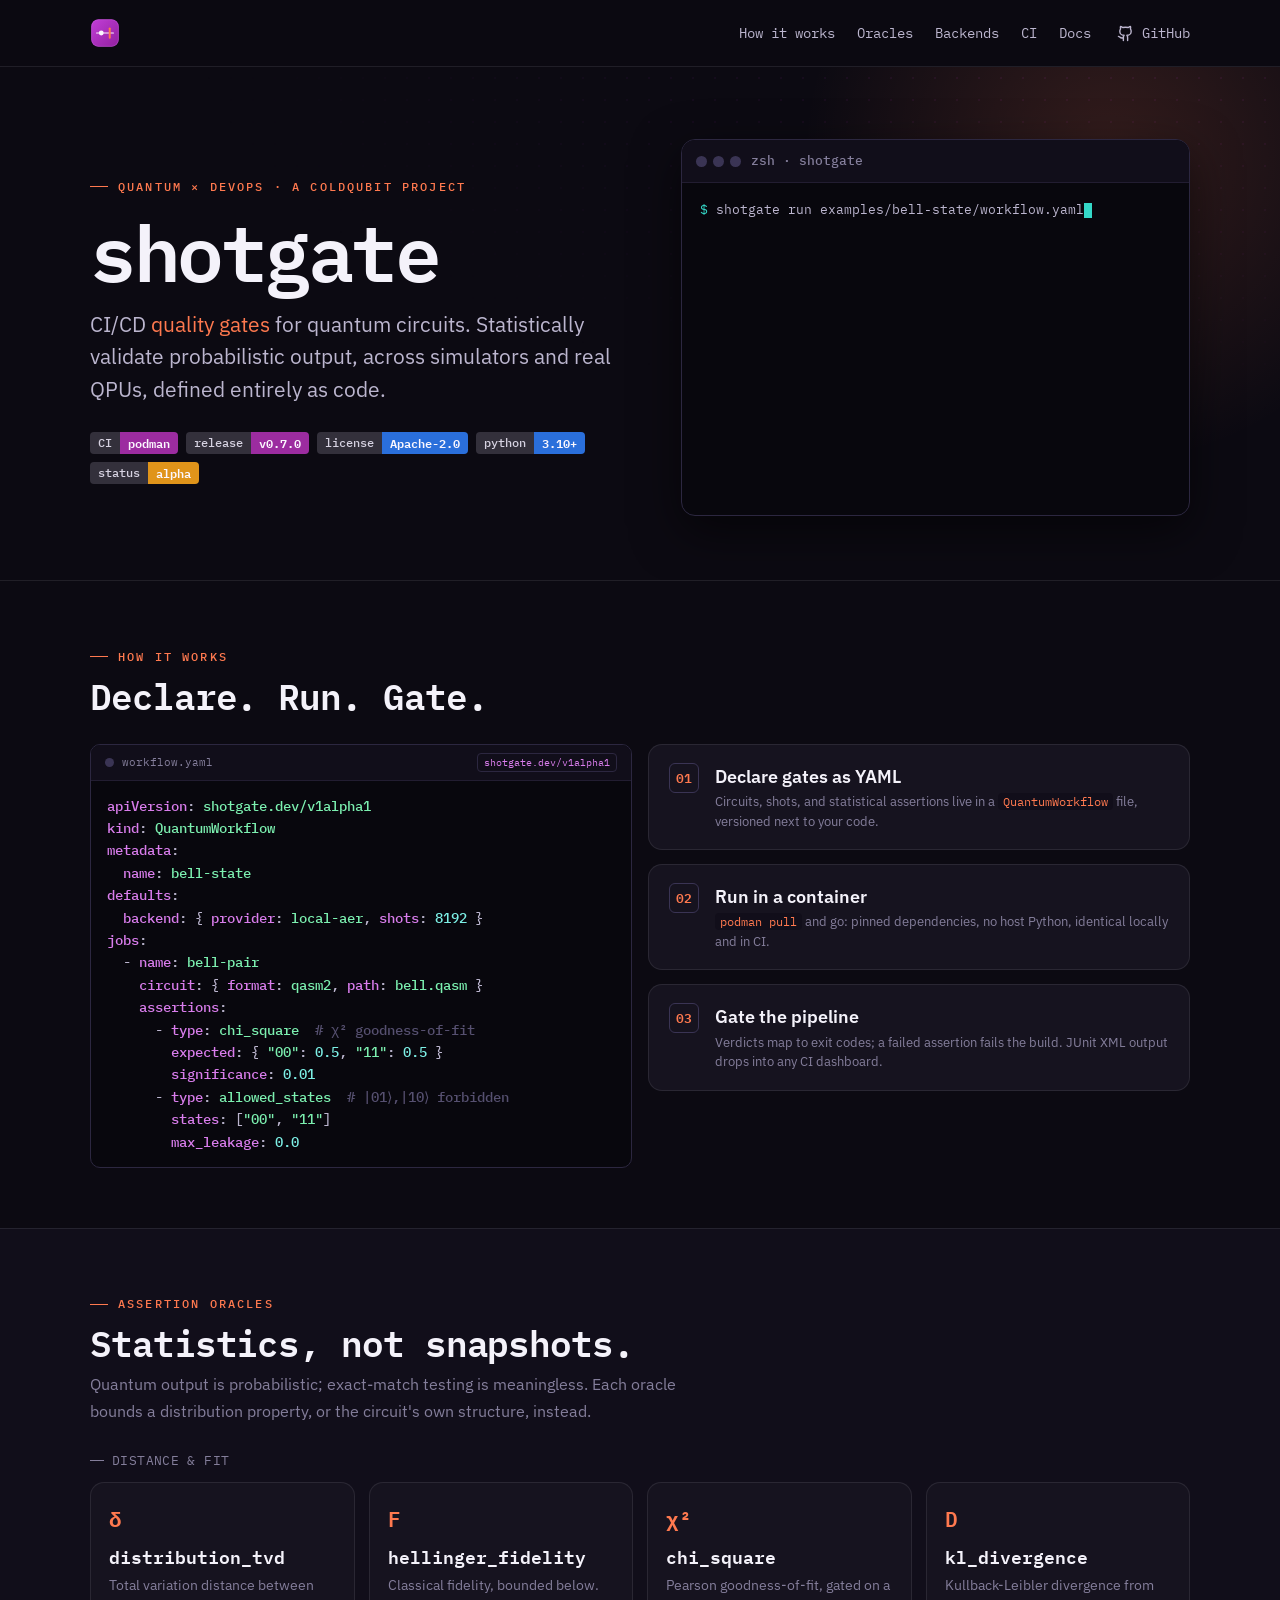
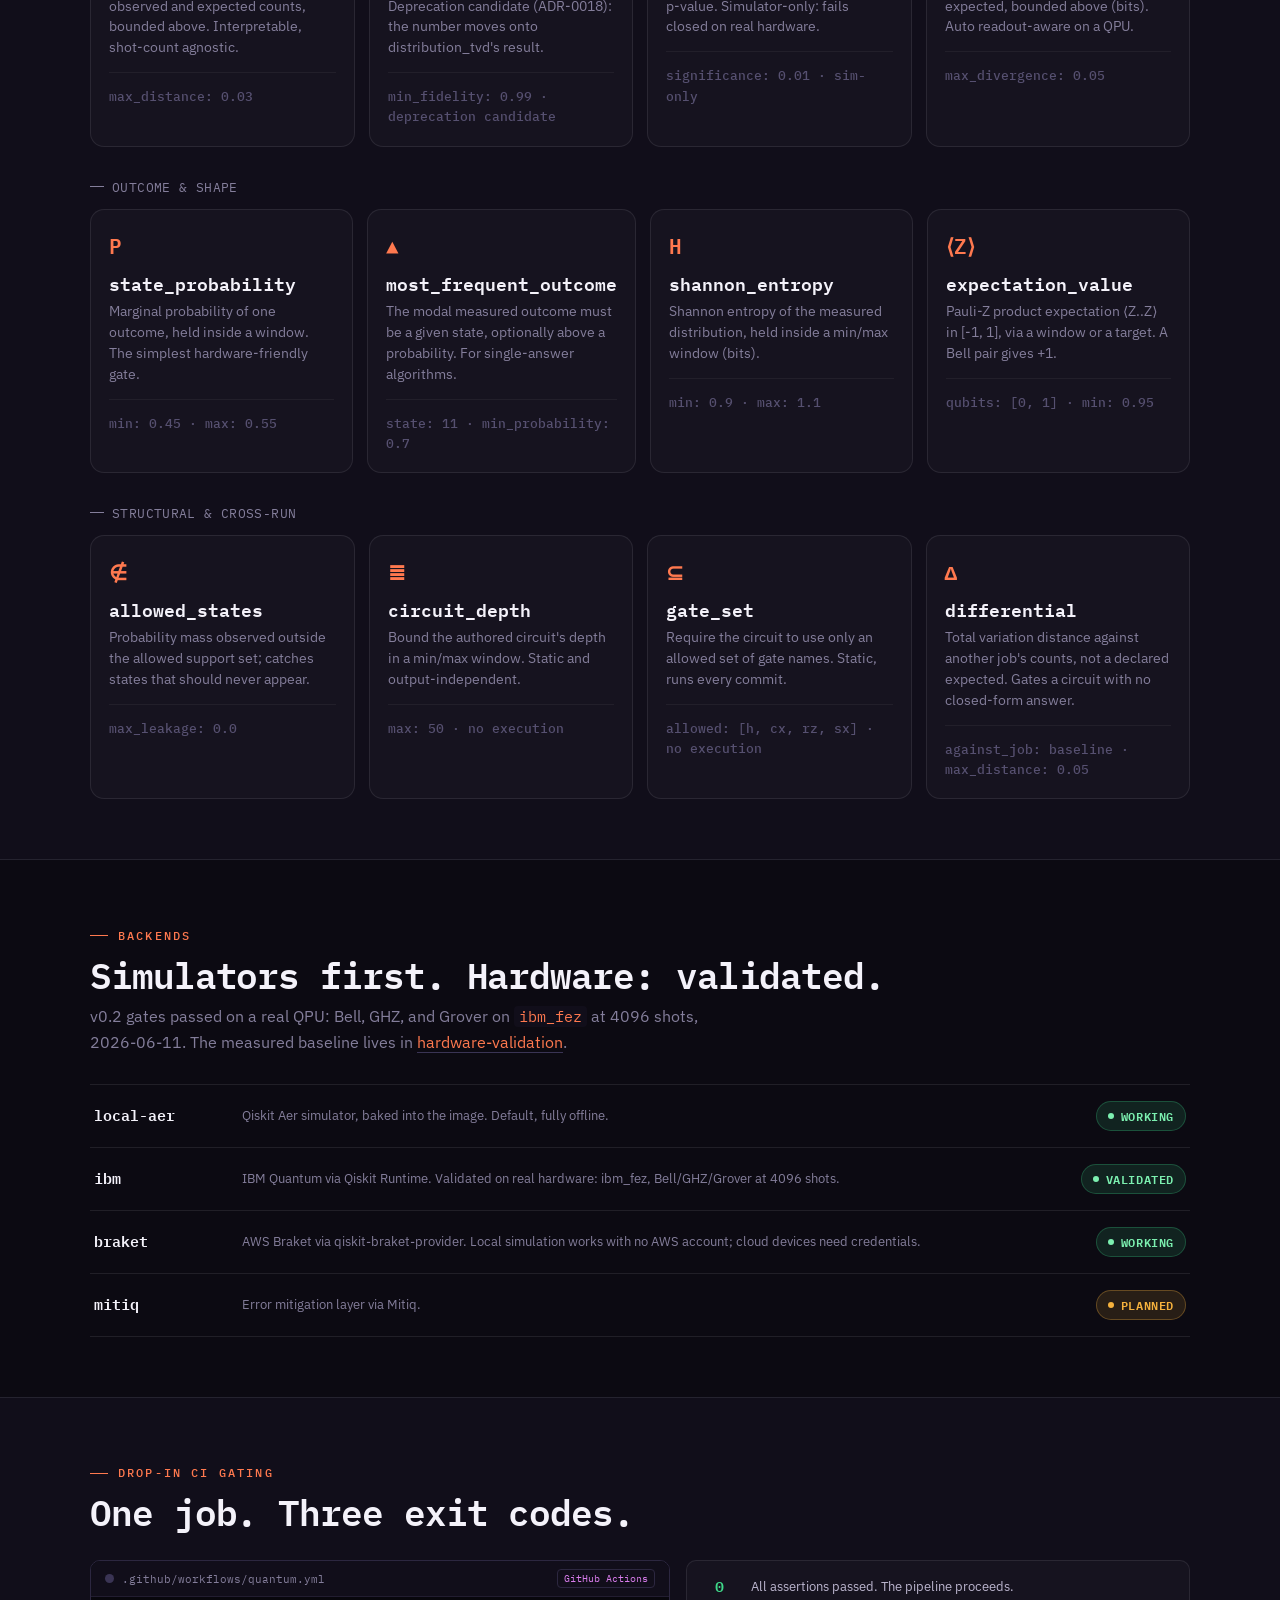
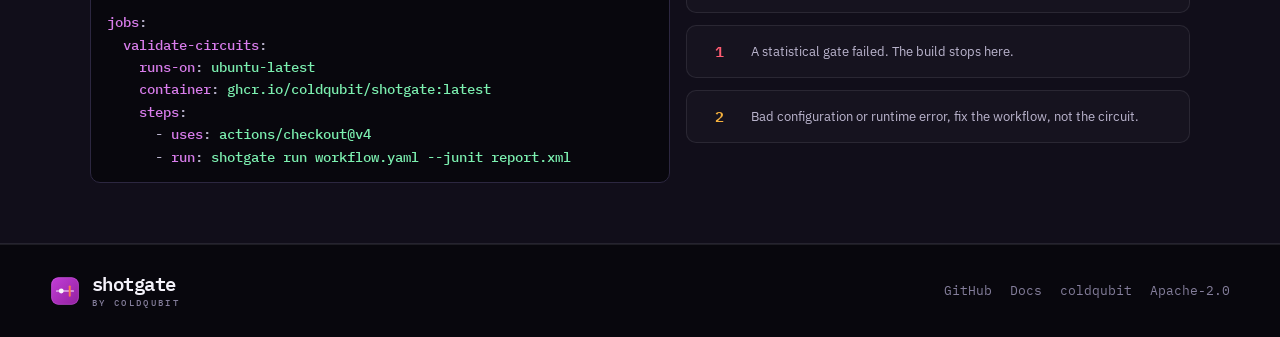
<file: index.html>
<!DOCTYPE html>
<html lang="en" data-project="shotgate">
<head>
<meta charset="utf-8">
<meta name="viewport" content="width=device-width, initial-scale=1">
<title>shotgate · CI/CD quality gates for quantum circuits</title>
<meta name="description" content="shotgate brings statistical quality gates to quantum software in CI/CD: validate the probabilistic output of quantum programs across simulators and real QPUs, defined entirely as code.">
<meta name="theme-color" content="#0C0A12">
<link rel="canonical" href="https://shotgate.coldqubit.org/">
<meta property="og:type" content="website">
<meta property="og:site_name" content="shotgate by coldqubit">
<meta property="og:title" content="shotgate · CI/CD quality gates for quantum circuits">
<meta property="og:description" content="Statistically validate the probabilistic output of quantum programs, across simulators and real QPUs, defined entirely as code.">
<meta property="og:url" content="https://shotgate.coldqubit.org/">
<meta property="og:image" content="https://shotgate.coldqubit.org/assets/favicon/shotgate-512.png">
<meta name="twitter:card" content="summary">
<link rel="icon" type="image/svg+xml" href="assets/shotgate-logomark.svg">
<link rel="icon" type="image/png" sizes="32x32" href="assets/favicon/shotgate-32.png">
<link rel="apple-touch-icon" href="assets/favicon/shotgate-180.png">
<link rel="stylesheet" href="styles/styles.css">
<link rel="stylesheet" href="styles/site.css">
</head>
<body>
  <nav class="topnav" id="topnav">
    <div class="wrap topnav-inner">
      <span class="topnav-brand">
        <img src="assets/shotgate-logomark.svg" alt="shotgate" width="30" height="30">
        <span class="topnav-name">shotgate</span>
      </span>
      <div class="topnav-links">
        <a href="#how">How it works</a>
        <a href="#oracles">Oracles</a>
        <a href="#backends">Backends</a>
        <a href="#ci">CI</a>
        <a href="docs/">Docs</a>
      </div>
      <a class="gh-link" href="https://github.com/coldqubit/shotgate" aria-label="GitHub">
        <svg viewBox="0 0 24 24" fill="none" stroke="currentColor" stroke-width="2" stroke-linecap="round" stroke-linejoin="round"><path d="M15 22v-4a4.8 4.8 0 0 0-1-3.5c3 0 6-2 6-5.5.08-1.25-.27-2.48-1-3.5.28-1.15.28-2.35 0-3.5 0 0-1 0-3 1.5-2.64-.5-5.36-.5-8 0C6 2 5 2 5 2c-.3 1.15-.3 2.35 0 3.5A5.4 5.4 0 0 0 4 9c0 3.5 3 5.5 6 5.5-.39.49-.68 1.05-.85 1.65-.17.6-.22 1.23-.15 1.85v4"></path><path d="M9 18c-4.51 2-5-2-7-2"></path></svg>
        GitHub
      </a>
    </div>
  </nav>

  <header class="hero">
    <div class="lattice"></div>
    <div class="glow"></div>
    <div class="wrap hero-inner">
      <div>
        <span class="kicker"><span class="tick"></span>Quantum × DevOps · a coldqubit project</span>
        <h1>shotgate</h1>
        <p class="tagline">CI/CD <span class="a">quality gates</span> for quantum circuits. Statistically validate probabilistic output, across simulators and real QPUs, defined entirely as code.</p>
        <!-- values are static fallbacks; js/site.js re-syncs them from the repo -->
        <div class="hero-badges">
          <span class="badge" id="b-ci"><span class="k">CI</span><span class="v violet">podman</span></span>
          <span class="badge" id="b-release"><span class="k">release</span><span class="v violet">v0.7.0</span></span>
          <span class="badge" id="b-license"><span class="k">license</span><span class="v blue">Apache-2.0</span></span>
          <span class="badge" id="b-python"><span class="k">python</span><span class="v blue">3.10+</span></span>
          <span class="badge" id="b-status"><span class="k">status</span><span class="v amber">alpha</span></span>
        </div>
      </div>

      <div class="terminal-window hero-term">
        <div class="terminal-bar">
          <span class="terminal-dots"><i></i><i></i><i></i></span>
          <span class="terminal-title">zsh · shotgate</span>
        </div>
        <div class="terminal-body">
          <div class="terminal-line"><span class="tok-prompt">$ </span><span id="typed"></span><span class="terminal-cursor" id="cursor"></span></div>
          <div id="report" hidden>
            <div class="console" style="border: none; padding: 10px 0 0;">
              <div class="console-rule">shotgate :: bell-state</div>
              <div class="console-meta">job: bell-pair <span class="console-sep">·</span> aer_simulator <span class="console-sep">·</span> 8192 shots</div>
              <table>
                <thead><tr><th>Assertion</th><th>Result</th><th>Detail</th></tr></thead>
                <tbody>
                  <tr><td>chi_square p ≥ 0.01</td><td class="res">PASS</td><td class="det">χ²=0.41 dof=1 p=0.52</td></tr>
                  <tr><td>distribution_tvd ≤ 0.03</td><td class="res">PASS</td><td class="det">distance 0.0043</td></tr>
                  <tr><td>hellinger_fidelity ≥ 0.99</td><td class="res">PASS</td><td class="det">fidelity 1.0000</td></tr>
                  <tr><td>allowed_states ⊆ {00,11}</td><td class="res">PASS</td><td class="det">leakage 0.0000</td></tr>
                  <tr><td>state_probability 00</td><td class="res">PASS</td><td class="det">0.4957 ∈ [0.45, 0.55]</td></tr>
                </tbody>
              </table>
              <div class="console-verdict"><span class="ok">PASSED</span> <span class="console-sep">·</span> 5/5 assertions <span class="console-sep">·</span> 0.214s <span class="console-sep">·</span> exit 0</div>
            </div>
          </div>
        </div>
      </div>
    </div>
  </header>

  <section class="section" id="how">
    <div class="wrap">
      <div class="sec-head">
        <span class="kicker"><span class="tick"></span>How it works</span>
        <h2>Declare. Run. Gate.</h2>
      </div>
      <div class="how">
        <div class="code">
          <div class="code-bar"><span class="code-dot"></span><span class="code-name">workflow.yaml</span><span class="code-tag">shotgate.dev/v1alpha1</span></div>
          <pre><span class="tok-k">apiVersion</span><span class="tok-p">:</span> <span class="tok-s">shotgate.dev/v1alpha1</span>
<span class="tok-k">kind</span><span class="tok-p">:</span> <span class="tok-s">QuantumWorkflow</span>
<span class="tok-k">metadata</span><span class="tok-p">:</span>
  <span class="tok-k">name</span><span class="tok-p">:</span> <span class="tok-s">bell-state</span>
<span class="tok-k">defaults</span><span class="tok-p">:</span>
  <span class="tok-k">backend</span><span class="tok-p">:</span> <span class="tok-p">{</span> <span class="tok-k">provider</span><span class="tok-p">:</span> <span class="tok-s">local-aer</span><span class="tok-p">,</span> <span class="tok-k">shots</span><span class="tok-p">:</span> <span class="tok-n">8192</span> <span class="tok-p">}</span>
<span class="tok-k">jobs</span><span class="tok-p">:</span>
  <span class="tok-p">-</span> <span class="tok-k">name</span><span class="tok-p">:</span> <span class="tok-s">bell-pair</span>
    <span class="tok-k">circuit</span><span class="tok-p">:</span> <span class="tok-p">{</span> <span class="tok-k">format</span><span class="tok-p">:</span> <span class="tok-s">qasm2</span><span class="tok-p">,</span> <span class="tok-k">path</span><span class="tok-p">:</span> <span class="tok-s">bell.qasm</span> <span class="tok-p">}</span>
    <span class="tok-k">assertions</span><span class="tok-p">:</span>
      <span class="tok-p">-</span> <span class="tok-k">type</span><span class="tok-p">:</span> <span class="tok-s">chi_square</span>  <span class="tok-c"># χ² goodness-of-fit</span>
        <span class="tok-k">expected</span><span class="tok-p">:</span> <span class="tok-p">{</span> <span class="tok-s">"00"</span><span class="tok-p">:</span> <span class="tok-n">0.5</span><span class="tok-p">,</span> <span class="tok-s">"11"</span><span class="tok-p">:</span> <span class="tok-n">0.5</span> <span class="tok-p">}</span>
        <span class="tok-k">significance</span><span class="tok-p">:</span> <span class="tok-n">0.01</span>
      <span class="tok-p">-</span> <span class="tok-k">type</span><span class="tok-p">:</span> <span class="tok-s">allowed_states</span>  <span class="tok-c"># |01⟩,|10⟩ forbidden</span>
        <span class="tok-k">states</span><span class="tok-p">:</span> <span class="tok-p">[</span><span class="tok-s">"00"</span><span class="tok-p">,</span> <span class="tok-s">"11"</span><span class="tok-p">]</span>
        <span class="tok-k">max_leakage</span><span class="tok-p">:</span> <span class="tok-n">0.0</span></pre>
        </div>
        <div class="steps">
          <div class="step"><span class="n">01</span><div><h4>Declare gates as YAML</h4><p>Circuits, shots, and statistical assertions live in a <code>QuantumWorkflow</code> file, versioned next to your code.</p></div></div>
          <div class="step"><span class="n">02</span><div><h4>Run in a container</h4><p><code>podman pull</code> and go: pinned dependencies, no host Python, identical locally and in CI.</p></div></div>
          <div class="step"><span class="n">03</span><div><h4>Gate the pipeline</h4><p>Verdicts map to exit codes; a failed assertion fails the build. JUnit XML output drops into any CI dashboard.</p></div></div>
        </div>
      </div>
    </div>
  </section>

  <section class="section alt" id="oracles">
    <div class="wrap">
      <div class="sec-head">
        <span class="kicker"><span class="tick"></span>Assertion oracles</span>
        <h2>Statistics, not snapshots.</h2>
        <p>Quantum output is probabilistic; exact-match testing is meaningless. Each oracle bounds a distribution property, or the circuit's own structure, instead.</p>
      </div>
      <div class="oracle-group">
        <div class="oracle-group-label"><span class="tick"></span>Distance &amp; fit</div>
        <div class="oracles cols-4">
          <div class="card"><span class="sym">δ</span><h4>distribution_tvd</h4><p>Total variation distance between observed and expected counts, bounded above. Interpretable, shot-count agnostic.</p><div class="card-foot">max_distance: 0.03</div></div>
          <div class="card"><span class="sym">F</span><h4>hellinger_fidelity</h4><p>Classical fidelity, bounded below. Deprecation candidate (ADR-0018): the number moves onto distribution_tvd's result.</p><div class="card-foot">min_fidelity: 0.99 · deprecation candidate</div></div>
          <div class="card"><span class="sym">χ²</span><h4>chi_square</h4><p>Pearson goodness-of-fit, gated on a p-value. Simulator-only: fails closed on real hardware.</p><div class="card-foot">significance: 0.01 · sim-only</div></div>
          <div class="card"><span class="sym">D</span><h4>kl_divergence</h4><p>Kullback-Leibler divergence from expected, bounded above (bits). Auto readout-aware on a QPU.</p><div class="card-foot">max_divergence: 0.05</div></div>
        </div>
      </div>
      <div class="oracle-group">
        <div class="oracle-group-label"><span class="tick"></span>Outcome &amp; shape</div>
        <div class="oracles cols-4">
          <div class="card"><span class="sym">P</span><h4>state_probability</h4><p>Marginal probability of one outcome, held inside a window. The simplest hardware-friendly gate.</p><div class="card-foot">min: 0.45 · max: 0.55</div></div>
          <div class="card"><span class="sym">▲</span><h4>most_frequent_outcome</h4><p>The modal measured outcome must be a given state, optionally above a probability. For single-answer algorithms.</p><div class="card-foot">state: 11 · min_probability: 0.7</div></div>
          <div class="card"><span class="sym">H</span><h4>shannon_entropy</h4><p>Shannon entropy of the measured distribution, held inside a min/max window (bits).</p><div class="card-foot">min: 0.9 · max: 1.1</div></div>
          <div class="card"><span class="sym">⟨Z⟩</span><h4>expectation_value</h4><p>Pauli-Z product expectation ⟨Z..Z⟩ in [-1, 1], via a window or a target. A Bell pair gives +1.</p><div class="card-foot">qubits: [0, 1] · min: 0.95</div></div>
        </div>
      </div>
      <div class="oracle-group">
        <div class="oracle-group-label"><span class="tick"></span>Structural &amp; cross-run</div>
        <div class="oracles cols-4">
          <div class="card"><span class="sym">∉</span><h4>allowed_states</h4><p>Probability mass observed outside the allowed support set; catches states that should never appear.</p><div class="card-foot">max_leakage: 0.0</div></div>
          <div class="card"><span class="sym">≣</span><h4>circuit_depth</h4><p>Bound the authored circuit's depth in a min/max window. Static and output-independent.</p><div class="card-foot">max: 50 · no execution</div></div>
          <div class="card"><span class="sym">⊆</span><h4>gate_set</h4><p>Require the circuit to use only an allowed set of gate names. Static, runs every commit.</p><div class="card-foot">allowed: [h, cx, rz, sx] · no execution</div></div>
          <div class="card"><span class="sym">Δ</span><h4>differential</h4><p>Total variation distance against another job's counts, not a declared expected. Gates a circuit with no closed-form answer.</p><div class="card-foot">against_job: baseline · max_distance: 0.05</div></div>
        </div>
      </div>
    </div>
  </section>

  <section class="section" id="backends">
    <div class="wrap">
      <div class="sec-head">
        <span class="kicker"><span class="tick"></span>Backends</span>
        <h2>Simulators first. Hardware: validated.</h2>
        <p>v0.2 gates passed on a real QPU: Bell, GHZ, and Grover on <code class="mono">ibm_fez</code> at 4096 shots, 2026-06-11. The measured baseline lives in <a class="doclink" href="docs/#/hardware-validation">hardware-validation</a>.</p>
      </div>
      <div class="backends">
        <div class="be-row"><span class="be-name">local-aer</span><span class="be-desc">Qiskit Aer simulator, baked into the image. Default, fully offline.</span><span class="chip working"><span class="dot"></span>WORKING</span></div>
        <div class="be-row"><span class="be-name">ibm</span><span class="be-desc">IBM Quantum via Qiskit Runtime. Validated on real hardware: ibm_fez, Bell/GHZ/Grover at 4096 shots.</span><span class="chip working"><span class="dot"></span>VALIDATED</span></div>
        <div class="be-row"><span class="be-name">braket</span><span class="be-desc">AWS Braket via qiskit-braket-provider. Local simulation works with no AWS account; cloud devices need credentials.</span><span class="chip working"><span class="dot"></span>WORKING</span></div>
        <div class="be-row"><span class="be-name">mitiq</span><span class="be-desc">Error mitigation layer via Mitiq.</span><span class="chip planned"><span class="dot"></span>PLANNED</span></div>
      </div>
    </div>
  </section>

  <section class="section alt" id="ci">
    <div class="wrap">
      <div class="sec-head">
        <span class="kicker"><span class="tick"></span>Drop-in CI gating</span>
        <h2>One job. Three exit codes.</h2>
      </div>
      <div class="ci">
        <div class="code">
          <div class="code-bar"><span class="code-dot"></span><span class="code-name">.github/workflows/quantum.yml</span><span class="code-tag">GitHub Actions</span></div>
          <pre><span class="tok-k">jobs</span><span class="tok-p">:</span>
  <span class="tok-k">validate-circuits</span><span class="tok-p">:</span>
    <span class="tok-k">runs-on</span><span class="tok-p">:</span> <span class="tok-s">ubuntu-latest</span>
    <span class="tok-k">container</span><span class="tok-p">:</span> <span class="tok-s">ghcr.io/coldqubit/shotgate:latest</span>
    <span class="tok-k">steps</span><span class="tok-p">:</span>
      <span class="tok-p">-</span> <span class="tok-k">uses</span><span class="tok-p">:</span> <span class="tok-s">actions/checkout@v4</span>
      <span class="tok-p">-</span> <span class="tok-k">run</span><span class="tok-p">:</span> <span class="tok-s">shotgate run workflow.yaml --junit report.xml</span></pre>
        </div>
        <div class="exitcodes">
          <div class="exit e0"><span class="code-n">0</span><p>All assertions passed. The pipeline proceeds.</p></div>
          <div class="exit e1"><span class="code-n">1</span><p>A statistical gate failed. The build stops here.</p></div>
          <div class="exit e2"><span class="code-n">2</span><p>Bad configuration or runtime error, fix the workflow, not the circuit.</p></div>
        </div>
      </div>
    </div>
  </section>

  <footer class="foot">
    <div class="wrap foot-inner">
      <span class="lockup">
        <img src="assets/shotgate-logomark.svg" height="30" width="30" alt="">
        <span class="lockup-text"><span class="lockup-name" style="font-size: 19px;">shotgate</span><span class="lockup-sub">by coldqubit</span></span>
      </span>
      <div class="right">
        <a href="https://github.com/coldqubit/shotgate">GitHub</a>
        <a href="docs/">Docs</a>
        <a href="https://coldqubit.org">coldqubit</a>
        <span>Apache-2.0</span>
      </div>
    </div>
  </footer>

  <script src="js/site.js"></script>
</body>
</html>
</file>
<file: styles/styles.css>
/* ============================================================================
   coldqubit / shotgate, design system entry point
   ----------------------------------------------------------------------------
   The canonical stylesheet for consumers: link this ONE file and you get
     1. fonts.css            the brand faces (swap point for self-hosting)
     2. colors_and_type.css  the full token layer (color, type, spacing,
                             radii, elevation, motion, motif) + light theme
     3. components.css       the canonical component classes (buttons, badges,
                             chips, cards, callouts, code, console, inputs)

   Surface-specific stylesheets are intentionally NOT imported here, they are
   scoped to their own surfaces and linked by those pages directly:
     - preview/card.css        design-system reference cards
     - social/cards.css        repo / OpenGraph social cards
     - ui_kits/docs/docs.css   the docs reader
   (The landing and dashboard kits keep their surface styles inline in their
    own index.html — no separate stylesheet.)
   ============================================================================ */

@import url('fonts.css');
@import url('colors_and_type.css');
@import url('components.css');
</file>
<file: styles/site.css>
/* ============================================================================
   shotgate.coldqubit.org · surface styles
   ----------------------------------------------------------------------------
   Page-level layout for the shotgate landing surface. Tokens and canonical
   component classes come from styles.css (fonts + colors_and_type +
   components); nothing here re-implements them.
   ============================================================================ */

* { box-sizing: border-box; }
html { scroll-behavior: smooth; }
html, body { margin: 0; background: var(--bg); color: var(--text); font-family: var(--font-sans); -webkit-font-smoothing: antialiased; }
a { color: inherit; text-decoration: none; }
/* anchor-nav targets clear the 66px sticky topnav */
.section[id] { scroll-margin-top: 80px; }
.wrap { max-width: 1180px; margin: 0 auto; padding: 0 40px; }
.mono { font-family: var(--font-mono); }

.gh-link { display: inline-flex; align-items: center; gap: 8px; font-family: var(--font-mono); font-size: 14px; color: var(--text-secondary); }
.gh-link:hover { color: var(--text); }
.gh-link svg { width: 17px; height: 17px; }

/* external links inside .topnav-links get a leading icon, like .gh-link */
.topnav-links .ext-link { display: inline-flex; align-items: center; gap: 7px; }
.topnav-links .ext-link svg { width: 14px; height: 14px; opacity: 0.85; }

/* hero */
.hero { position: relative; overflow: hidden; border-bottom: 1px solid var(--line); }
.hero .lattice { position: absolute; inset: 0; background-image: var(--dot-grid); background-size: var(--dot-size) var(--dot-size); -webkit-mask-image: radial-gradient(120% 130% at 88% -10%, #000 0%, transparent 62%); mask-image: radial-gradient(120% 130% at 88% -10%, #000 0%, transparent 62%); }
.hero .glow { position: absolute; top: -260px; right: -180px; width: 700px; height: 700px; background: radial-gradient(circle, var(--project-accent-glow) 0%, transparent 62%); opacity: 0.55; pointer-events: none; }
/* .hero-inner shares its element with .wrap; keep the 40px side padding */
.hero-inner { position: relative; display: grid; grid-template-columns: 1.05fr 1fr; gap: 56px; align-items: center; padding: 72px 40px 64px; }
.hero h1 { font: var(--text-display); letter-spacing: -0.045em; margin: 18px 0 0; }
.hero .tagline { font: var(--text-lead); color: var(--fg-2); margin: 16px 0 0; max-width: 44ch; text-wrap: pretty; }
.hero .tagline .a { color: var(--accent); }
.hero-badges { display: flex; gap: 8px; flex-wrap: wrap; margin-top: 26px; }

/* terminal sizing on this surface */
.hero-term .terminal-body { min-height: 332px; overflow-x: auto; }

/* grid children may hold wide code/console content: let them shrink, the
   inner pre/terminal scrolls instead of widening the page */
.hero-inner > *, .how > *, .ci > * { min-width: 0; }

/* sections */
.section { padding: 60px 0; }
.section.alt { background: var(--bg-sunken); border-top: 1px solid var(--line); border-bottom: 1px solid var(--line); }
.sec-head { margin-bottom: 28px; }
.sec-head h2 { font: var(--text-h2); letter-spacing: -0.03em; margin: 12px 0 0; }
.sec-head p { font: var(--text-body); color: var(--fg-3); margin: 8px 0 0; max-width: 62ch; }

/* how it works */
.how { display: grid; grid-template-columns: 1fr 1fr; gap: 16px; align-items: start; }
.steps { display: flex; flex-direction: column; gap: 14px; }
.step { display: flex; gap: 16px; background: var(--bg-elevated); border: 1px solid var(--border); border-radius: var(--radius-lg); padding: 18px 20px; }
.step .n { font-family: var(--font-mono); font-weight: 600; font-size: 13px; color: var(--accent); border: 1px solid var(--border-interactive); border-radius: var(--radius-sm); width: 30px; height: 30px; display: flex; align-items: center; justify-content: center; flex-shrink: 0; }
.step h4 { font: var(--text-h4); margin: 2px 0 4px; }
.step p { font: var(--text-small); color: var(--text-muted); margin: 0; }
.step p code { font-family: var(--font-mono); font-size: 0.92em; color: var(--accent); background: var(--bg-sunken); padding: 1px 5px; border-radius: var(--radius-xs); }

/* oracle cards: grouped into labeled rows so 11 oracles read as three short
   lists (distance/fit, outcome/shape, structural/leakage) rather than one wall. */
.oracle-group + .oracle-group { margin-top: 32px; }
.oracle-group-label {
  display: flex; align-items: center; gap: 8px;
  font-family: var(--font-mono); font-size: 12.5px; letter-spacing: 0.03em;
  text-transform: uppercase; color: var(--text-muted); margin-bottom: 14px;
}
.oracle-group-label .tick { width: 14px; height: 1px; background: currentColor; display: inline-block; }
.oracles { display: grid; gap: 14px; }
.oracles.cols-4 { grid-template-columns: repeat(4, 1fr); }
.oracles.cols-3 { grid-template-columns: repeat(3, 1fr); }
.oracles .card { padding: 18px; }
.oracles .card .sym { font-family: var(--font-mono); font-weight: 600; font-size: 21px; color: var(--accent); }
.oracles .card h4 { margin-top: 10px; }
.oracles .card p { font-size: 13.5px; }

/* inline doc link + mono code in section intros */
.sec-head p a.doclink { color: var(--accent); border-bottom: 1px solid var(--border-interactive); }
.sec-head p a.doclink:hover { border-bottom-color: var(--accent); }
.sec-head p code.mono { font-size: 0.92em; color: var(--accent); background: var(--bg-sunken); padding: 1px 5px; border-radius: var(--radius-xs); }

/* backends */
.backends { display: flex; flex-direction: column; }
.be-row { display: flex; align-items: center; gap: 18px; padding: 16px 4px; border-top: 1px solid var(--line); }
.be-row:last-child { border-bottom: 1px solid var(--line); }
.be-row .be-name { font-family: var(--font-mono); font-weight: 600; font-size: 15px; color: var(--fg-1); width: 130px; flex-shrink: 0; }
.be-row .be-desc { font: var(--text-small); color: var(--text-muted); }
.be-row .chip { margin-left: auto; flex-shrink: 0; }

/* CI section */
.ci { display: grid; grid-template-columns: 1.15fr 1fr; gap: 16px; align-items: start; }
.exitcodes { display: flex; flex-direction: column; gap: 12px; }
.exit { display: flex; align-items: center; gap: 14px; background: var(--bg-elevated); border: 1px solid var(--border); border-radius: var(--radius-md); padding: 13px 16px; }
.exit .code-n { font-family: var(--font-mono); font-weight: 600; font-size: 15px; width: 34px; text-align: center; flex-shrink: 0; }
.exit.e0 .code-n { color: var(--green-400); }
.exit.e1 .code-n { color: var(--red-400); }
.exit.e2 .code-n { color: var(--amber-400); }
.exit p { font: var(--text-small); color: var(--text-secondary); margin: 0; }

/* footer */
.foot { border-top: 1px solid var(--line); background: var(--bg-code); }
.foot-inner { display: flex; align-items: center; gap: 16px; padding: 30px 0; flex-wrap: wrap; }
.foot-inner .right { margin-left: auto; display: flex; gap: 18px; flex-wrap: wrap; font-family: var(--font-mono); font-size: 13px; color: var(--fg-3); }
.foot-inner .right a, .foot-inner .right span { white-space: nowrap; }
.foot-inner .right a:hover { color: var(--fg-1); }

/* 404 */
.nf { min-height: calc(100vh - 66px); display: flex; align-items: center; }
.nf .terminal-window { width: min(640px, 100%); margin: 0 auto; }
.nf .terminal-body { min-height: 0; }
.nf-actions { margin-top: 14px; }
.nf-actions a { font-family: var(--font-mono); font-size: 13.5px; color: var(--accent); }
.nf-actions a:hover { text-decoration: underline; }

@media (max-width: 980px) {
  .hero-inner, .how, .ci { grid-template-columns: 1fr; }
  .oracles.cols-4, .oracles.cols-3 { grid-template-columns: repeat(2, 1fr); }
}

/* mobile nav: never hide the links; they become a scrollable mono row */
@media (max-width: 980px) {
  .topnav-inner { flex-wrap: wrap; height: auto; padding-top: 12px; column-gap: 16px; }
  .topnav-brand { order: 1; }
  .gh-link { order: 2; margin-left: auto; }
  .topnav-links { order: 3; flex-basis: 100%; margin-left: 0; gap: 18px; font-size: 13px; padding: 10px 2px 12px; overflow-x: auto; -webkit-overflow-scrolling: touch; scrollbar-width: none; }
  .topnav-links::-webkit-scrollbar { display: none; }
  .section[id] { scroll-margin-top: 112px; }
}

@media (max-width: 640px) {
  .wrap { padding: 0 22px; }
  .hero-inner { padding-left: 22px; padding-right: 22px; padding-top: 48px; }
  .kicker { white-space: normal; }
  .hero-term .terminal-body { min-height: 0; }
  .section { padding: 44px 0; }
  .be-row { flex-wrap: wrap; row-gap: 8px; }
  .be-row .chip { margin-left: 0; }
  .code-bar .code-tag { display: none; }
  .foot-inner .right { margin-left: 0; }
  .oracles.cols-4, .oracles.cols-3 { grid-template-columns: 1fr; }
}
</file>
